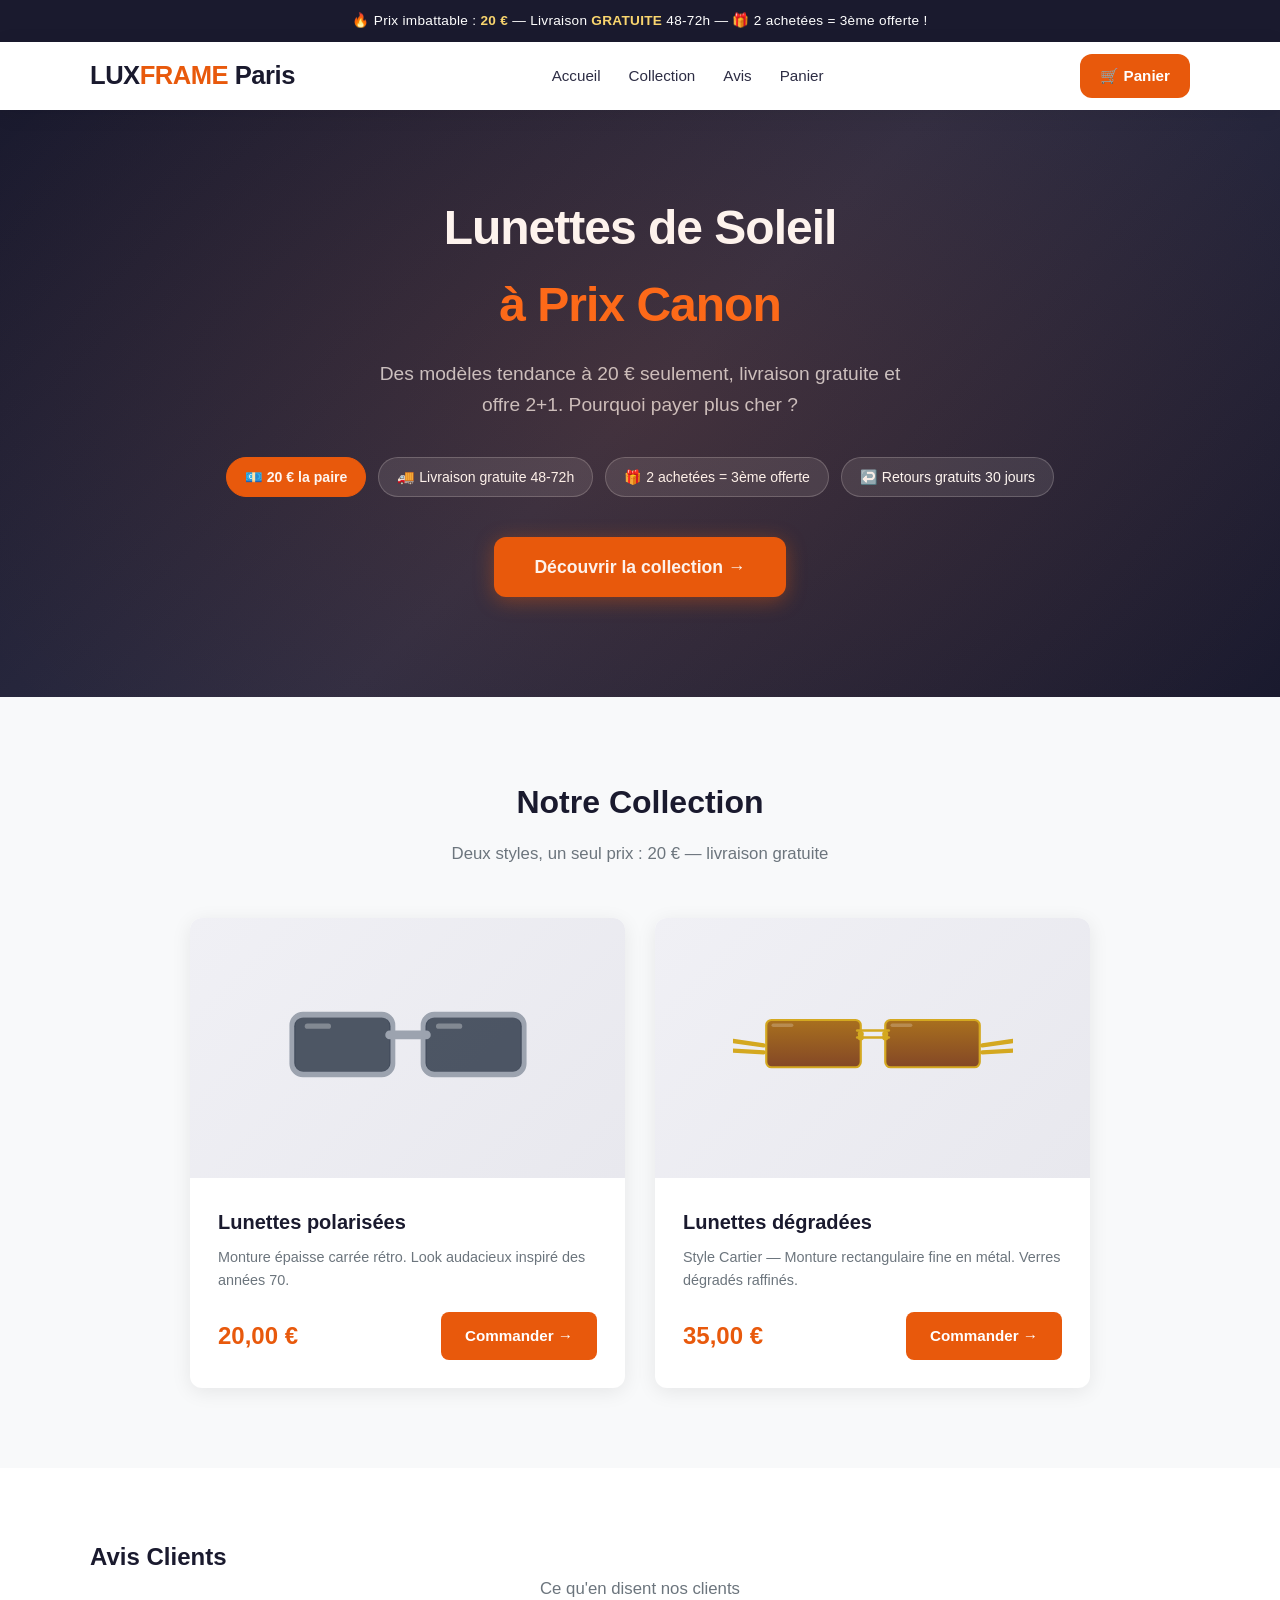
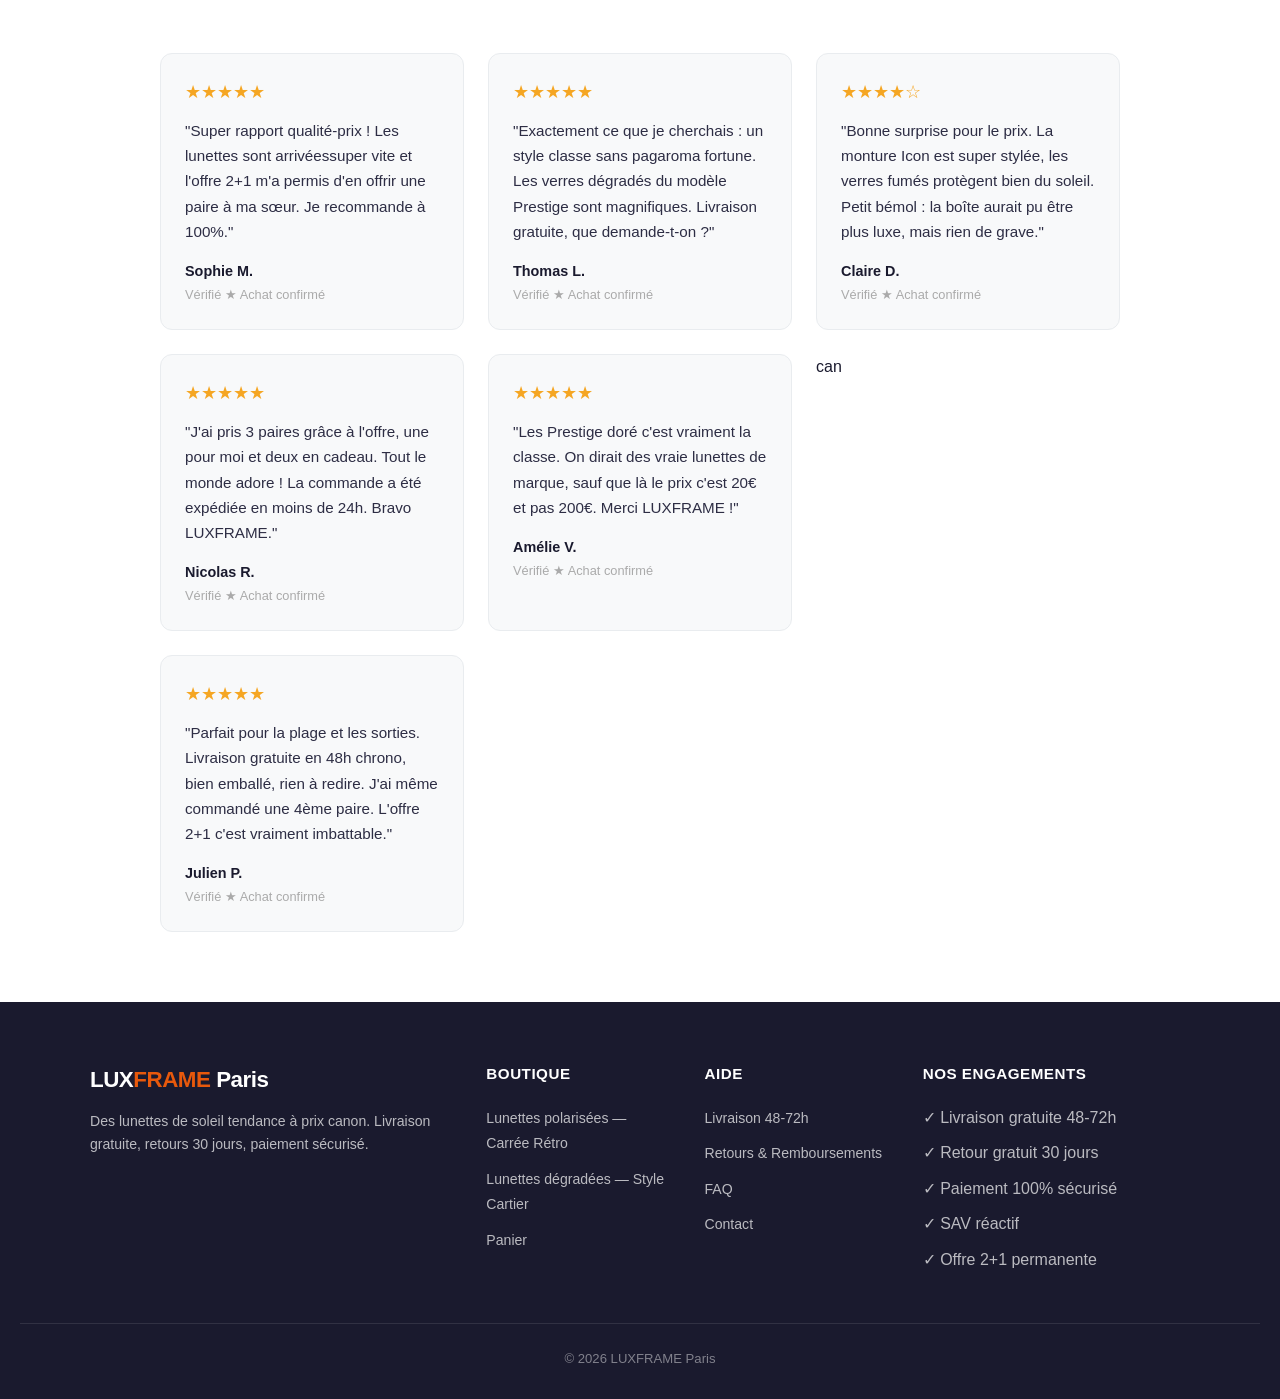
<file: index.html>
<!DOCTYPE html>
<html lang="fr">
<head>
  <meta charset="UTF-8">
  <meta name="viewport" content="width=device-width, initial-scale=1.0">
  <title>LUXFRAME Paris — Lunettes de Soleil</title>
  <link rel="stylesheet" href="styles.css">
</head>
<body>

  <!-- Bandeau Promo -->
  <div class="promo-bar">
    🔥 Prix imbattable : <span>20 €</span> — Livraison <span>GRATUITE</span> 48-72h — 🎁 2 achetées = 3ème offerte !
  </div>

  <!-- Header -->
  <header class="site-header">
    <div class="container">
      <a href="index.html" class="logo">LUX<span>FRAME</span> Paris</a>
      <nav>
        <ul class="nav-links">
          <li><a href="index.html">Accueil</a></li>
          <li><a href="index.html#collection">Collection</a></li>
          <li><a href="index.html#avis">Avis</a></li>
          <li><a href="panier.html">Panier</a></li>
        </ul>
      </nav>
      <a href="panier.html" class="cart-btn">
        🛒 Panier
        <span id="cart-badge" class="cart-badge hidden">0</span>
      </a>
    </div>
  </header>

  <!-- Hero -->
  <section class="hero">
    <div class="container">
      <h1>Lunettes de Soleil<br><span>à Prix Canon</span></h1>
      <p>Des modèles tendance à 20 € seulement, livraison gratuite et offre 2+1. Pourquoi payer plus cher ?</p>
      <div class="hero-badges">
        <span class="badge highlight">💶 20 € la paire</span>
        <span class="badge">🚚 Livraison gratuite 48-72h</span>
        <span class="badge">🎁 2 achetées = 3ème offerte</span>
        <span class="badge">↩️ Retours gratuits 30 jours</span>
      </div>
      <a href="#collection" class="hero-cta">Découvrir la collection →</a>
    </div>
  </section>

  <!-- Collection -->
  <section class="section" id="collection">
    <div class="container">
      <h2>Notre Collection</h2>
      <p class="section-subtitle">Deux styles, un seul prix : 20 € — livraison gratuite</p>
      <div class="product-grid">

        <!-- Carte Icon -->
        <div class="product-card">
          <div class="product-card-visual">
            <svg width="280" height="160" viewBox="0 0 320 180" xmlns="http://www.w3.org/2000/svg">
              <rect x="28" y="52" width="114" height="68" rx="12" ry="12" fill="none" stroke="#9ca3af" stroke-width="7"/>
              <rect x="178" y="52" width="114" height="68" rx="12" ry="12" fill="none" stroke="#9ca3af" stroke-width="7"/>
              <rect x="30" y="55" width="110" height="62" rx="10" ry="10" fill="#374151" opacity="0.88"/>
              <rect x="180" y="55" width="110" height="62" rx="10" ry="10" fill="#374151" opacity="0.88"/>
              <rect x="134" y="70" width="52" height="10" rx="5" ry="5" fill="#9ca3af"/>
              <rect x="42" y="62" width="30" height="6" rx="3" ry="3" fill="white" opacity="0.3"/>
              <rect x="192" y="62" width="30" height="6" rx="3" ry="3" fill="white" opacity="0.3"/>
            </svg>
          </div>
          <div class="product-card-info">
            <h3>Lunettes polarisées</h3>
            <p>Monture épaisse carrée rétro. Look audacieux inspiré des années 70.</p>
            <div class="product-card-footer">
              <span class="price-tag">20,00 €</span>
              <a href="produit-icon.html" class="btn-primary">Commander →</a>
            </div>
          </div>
        </div>

        <!-- Carte Prestige -->
        <div class="product-card">
          <div class="product-card-visual">
            <svg width="280" height="160" viewBox="0 0 320 180" xmlns="http://www.w3.org/2000/svg">
              <defs>
                <linearGradient id="hero-grad" x1="0%" y1="0%" x2="0%" y2="100%">
                  <stop offset="0%" stop-color="#a16207"/>
                  <stop offset="100%" stop-color="#78350f"/>
                </linearGradient>
              </defs>
              <line x1="35" y1="87" x2="0" y2="82" stroke="#d4a820" stroke-width="5" stroke-linecap="round"/>
              <line x1="35" y1="95" x2="0" y2="93" stroke="#d4a820" stroke-width="5" stroke-linecap="round"/>
              <line x1="285" y1="87" x2="320" y2="82" stroke="#d4a820" stroke-width="5" stroke-linecap="round"/>
              <line x1="285" y1="95" x2="320" y2="93" stroke="#d4a820" stroke-width="5" stroke-linecap="round"/>
              <rect x="38" y="58" width="108" height="54" rx="6" ry="6" fill="url(#hero-grad)" opacity="0.9"/>
              <rect x="174" y="58" width="108" height="54" rx="6" ry="6" fill="url(#hero-grad)" opacity="0.9"/>
              <rect x="38" y="58" width="108" height="54" rx="6" ry="6" fill="none" stroke="#d4a820" stroke-width="2.5"/>
              <rect x="174" y="58" width="108" height="54" rx="6" ry="6" fill="none" stroke="#d4a820" stroke-width="2.5"/>
              <line x1="142" y1="70" x2="178" y2="70" stroke="#d4a820" stroke-width="3" stroke-linecap="round"/>
              <line x1="142" y1="78" x2="178" y2="78" stroke="#d4a820" stroke-width="3" stroke-linecap="round"/>
              <circle cx="146" cy="74" r="3.5" fill="#d4a820"/>
              <circle cx="174" cy="74" r="3.5" fill="#d4a820"/>
              <circle cx="146" cy="78" r="3.5" fill="#d4a820"/>
              <circle cx="174" cy="78" r="3.5" fill="#d4a820"/>
              <rect x="44" y="62" width="25" height="4" rx="2" ry="2" fill="white" opacity="0.22"/>
              <rect x="180" y="62" width="25" height="4" rx="2" ry="2" fill="white" opacity="0.22"/>
            </svg>
          </div>
          <div class="product-card-info">
            <h3>Lunettes dégradées</h3>
            <p>Style Cartier — Monture rectangulaire fine en métal. Verres dégradés raffinés.</p>
            <div class="product-card-footer">
              <span class="price-tag">35,00 €</span>
              <a href="produit-cartier.html" class="btn-primary">Commander →</a>
            </div>
          </div>
        </div>

      </div>
    </div>
  </section>

  <!-- Avis Clients -->
  <section class="reviews-section" id="avis">
    <div class="container">
      <h2>Avis Clients</h2>
      <p class="section-subtitle">Ce qu'en disent nos clients</p>

      

      <div class="reviews-grid">

        <div class="review-card">
          <div class="review-stars">★★★★★</div>
          <div class="review-text">"Super rapport qualité-prix ! Les lunettes sont arrivéessuper vite et l'offre 2+1 m'a permis d'en offrir une paire à ma sœur. Je recommande à 100%."</div>
          <div class="review-author">Sophie M.</div>
          <div class="review-date">Vérifié ★ Achat confirmé</div>
        </div>

        <div class="review-card">
          <div class="review-stars">★★★★★</div>
          <div class="review-text">"Exactement ce que je cherchais : un style classe sans pagaroma fortune. Les verres dégradés du modèle Prestige sont magnifiques. Livraison gratuite, que demande-t-on ?"</div>
          <div class="review-author">Thomas L.</div>
          <div class="review-date">Vérifié ★ Achat confirmé</div>
        </div>

        <div class="review-card">
          <div class="review-stars">★★★★☆</div>
          <div class="review-text">"Bonne surprise pour le prix. La monture Icon est super stylée, les verres fumés protègent bien du soleil. Petit bémol : la boîte aurait pu être plus luxe, mais rien de grave."</div>
          <div class="review-author">Claire D.</div>
          <div class="review-date">Vérifié ★ Achat confirmé</div>
        </div>

        <div class="review-card">
          <div class="review-stars">★★★★★</div>
          <div class="review-text">"J'ai pris 3 paires grâce à l'offre, une pour moi et deux en cadeau. Tout le monde adore ! La commande a été expédiée en moins de 24h. Bravo LUXFRAME."</div>
          <div class="review-author">Nicolas R.</div>
          <div class="review-date">Vérifié ★ Achat confirmé</div>
        </div>

        <div class="review-card">
          <div class="review-stars">★★★★★</div>
          <div class="review-text">"Les Prestige doré c'est vraiment la classe. On dirait des vraie lunettes de marque, sauf que là le prix c'est 20€ et pas 200€. Merci LUXFRAME !"</div>
          <div class="review-author">Amélie V.</div>
          <div class="review-date">Vérifié ★ Achat confirmé</div>
        </div>
can
        <div class="review-card">
          <div class="review-stars">★★★★★</div>
          <div class="review-text">"Parfait pour la plage et les sorties. Livraison gratuite en 48h chrono, bien emballé, rien à redire. J'ai même commandé une 4ème paire. L'offre 2+1 c'est vraiment imbattable."</div>
          <div class="review-author">Julien P.</div>
          <div class="review-date">Vérifié ★ Achat confirmé</div>
        </div>

      </div>
    </div>
  </section>

  <!-- Footer -->
  <footer class="site-footer">
    <div class="footer-grid">
      <div class="footer-brand">
        <span class="logo">LUX<span>FRAME</span> Paris</span>
        <p>Des lunettes de soleil tendance à prix canon. Livraison gratuite, retours 30 jours, paiement sécurisé.</p>
        
      </div>
      <div class="footer-col">
        <h4>Boutique</h4>
        <ul>
          <li><a href="produit-icon.html">Lunettes polarisées — Carrée Rétro</a></li>
          <li><a href="produit-cartier.html">Lunettes dégradées — Style Cartier</a></li>
          <li><a href="panier.html">Panier</a></li>
        </ul>
      </div>
      <div class="footer-col">
        <h4>Aide</h4>
        <ul>
          <li><a href="#">Livraison 48-72h</a></li>
          <li><a href="#">Retours &amp; Remboursements</a></li>
          <li><a href="#">FAQ</a></li>
          <li><a href="#">Contact</a></li>
        </ul>
      </div>
      <div class="footer-col">
        <h4>Nos Engagements</h4>
        <ul>
          <li>✓ Livraison gratuite 48-72h</li>
          <li>✓ Retour gratuit 30 jours</li>
          <li>✓ Paiement 100% sécurisé</li>
          <li>✓ SAV réactif</li>
          <li>✓ Offre 2+1 permanente</li>
        </ul>
      </div>
    </div>
    <div class="footer-bottom">
      © 2026 LUXFRAME Paris
    </div>
  </footer>

  <script src="script.js"></script>
</body>
</html>
</file>
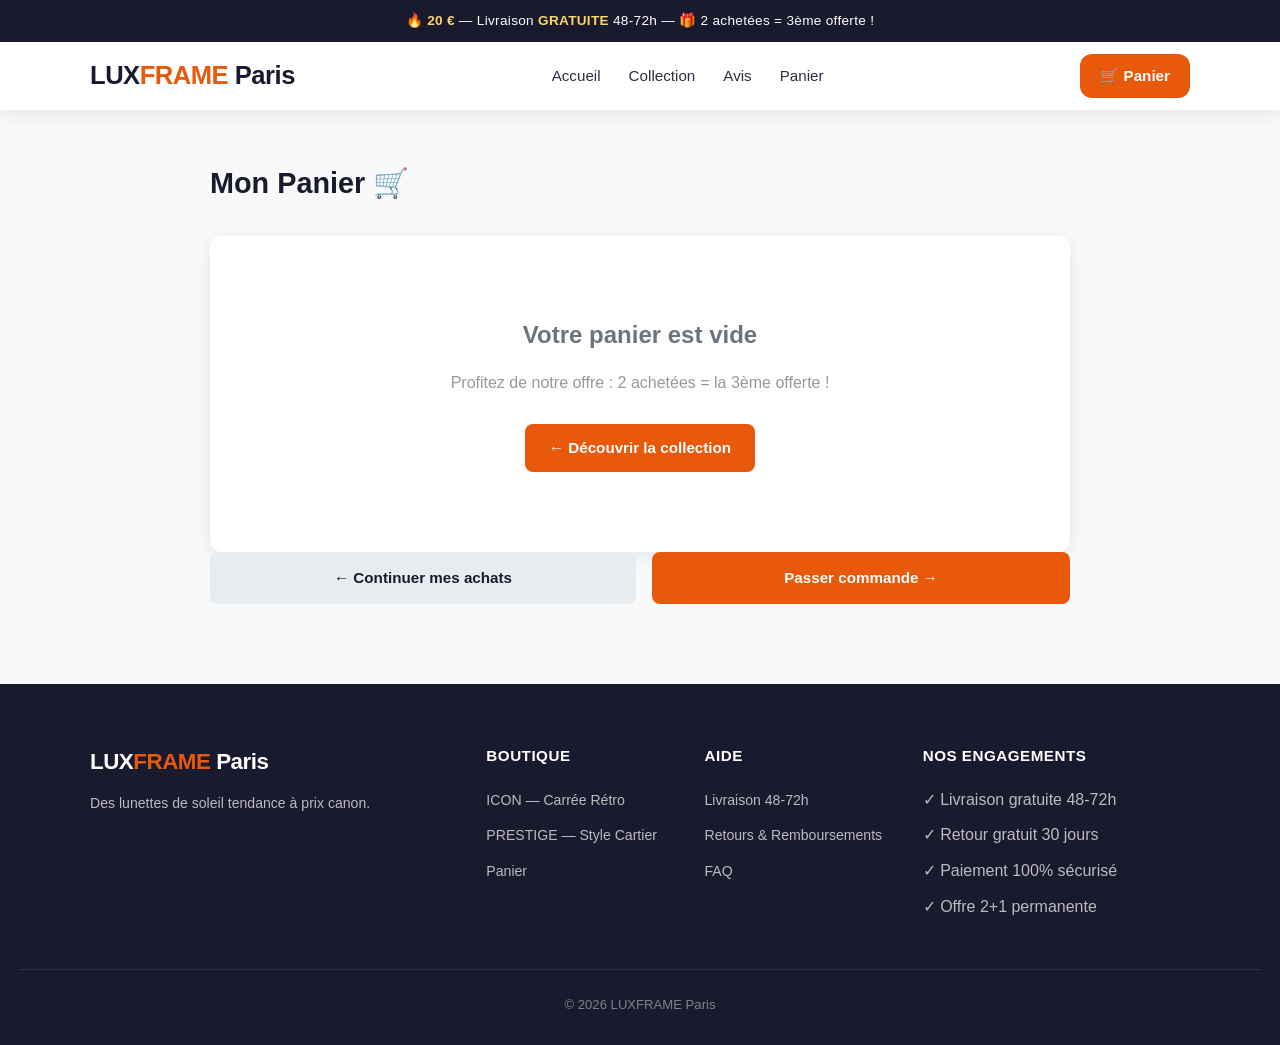
<file: commande.html>
<!DOCTYPE html>
<html lang="fr">
<head>
  <meta charset="UTF-8">
  <meta name="viewport" content="width=device-width, initial-scale=1.0">
  <title>Commander — LUXFRAME Paris</title>
  <link rel="stylesheet" href="styles.css">
</head>
<body>

  <div class="promo-bar">
    🔥 <span>20 €</span> — Livraison <span>GRATUITE</span> 48-72h — 🎁 2 achetées = 3ème offerte !
  </div>

  <header class="site-header">
    <div class="container">
      <a href="index.html" class="logo">LUX<span>FRAME</span> Paris</a>
      <nav>
        <ul class="nav-links">
          <li><a href="index.html">Accueil</a></li>
          <li><a href="index.html#collection">Collection</a></li>
          <li><a href="index.html#avis">Avis</a></li>
          <li><a href="panier.html">Panier</a></li>
        </ul>
      </nav>
      <a href="panier.html" class="cart-btn">
        🛒 Panier
        <span id="cart-badge" class="cart-badge hidden">0</span>
      </a>
    </div>
  </header>

  <main class="order-page">
    <div class="container">
      <div class="order-layout">

        <!-- Formulaire -->
        <div class="order-form">
          <h1>Finaliser la commande</h1>
          <form id="order-form" class="form-box" novalidate>

            <div class="form-row">
              <div class="form-field">
                <label for="prenom">Prénom *</label>
                <input type="text" id="prenom" name="prenom" placeholder="Marie" required>
              </div>
              <div class="form-field">
                <label for="nom">Nom *</label>
                <input type="text" id="nom" name="nom" placeholder="Dupont" required>
              </div>
            </div>

            <div class="form-field">
              <label for="email">Adresse e-mail *</label>
              <input type="email" id="email" name="email" placeholder="marie.dupont@email.com" required>
            </div>

            <div class="form-field">
              <label for="adresse">Adresse de livraison *</label>
              <input type="text" id="adresse" name="adresse" placeholder="12 rue des Lilas" required>
            </div>

            <div class="form-row">
              <div class="form-field">
                <label for="cp">Code postal *</label>
                <input type="text" id="cp" name="cp" placeholder="75001" maxlength="5" required>
              </div>
              <div class="form-field">
                <label for="ville">Ville *</label>
                <input type="text" id="ville" name="ville" placeholder="Paris" required>
              </div>
            </div>

            <div class="form-field">
              <label for="pays">Pays</label>
              <select id="pays" name="pays">
                <option value="FR" selected>France</option>
                <option value="BE">Belgique</option>
                <option value="CH">Suisse</option>
                <option value="LU">Luxembourg</option>
                <option value="CA">Canada</option>
                <option value="MC">Monaco</option>
              </select>
            </div>

            <button type="submit" class="btn-order">✅ Confirmer ma commande</button>

          </form>
        </div>

        <!-- Récap latéral -->
        <div class="order-summary">
          <h2>Récapitulatif</h2>
          <div class="order-items" id="order-recap-items"></div>

          <div class="summary-row">
            <span>Sous-total</span>
            <span id="order-subtotal">—</span>
          </div>
          <div class="summary-row" id="order-discount-row" style="display:none">
            <span>Offre 2+1</span>
            <span class="discount" id="order-discount-amount">—</span>
          </div>
          <div class="summary-row">
            <span>Livraison</span>
            <span class="free-ship">GRATUITE</span>
          </div>
          <div class="summary-row total">
            <span>Total</span>
            <span id="order-total-display">— €</span>
          </div>

          <div style="margin-top:20px;padding-top:16px;border-top:1px solid #e9ecef;">
            <p style="font-size:0.85rem;color:#888;margin-bottom:10px;">🔒 Paiement 100% sécurisé —SSL</p>
            <p style="font-size:0.85rem;color:#888;">🚚 Livraison 48-72h — gratuite</p>
          </div>
        </div>

      </div>
    </div>
  </main>

  <footer class="site-footer">
    <div class="footer-grid">
      <div class="footer-brand">
        <span class="logo">LUX<span>FRAME</span> Paris</span>
        <p>Des lunettes de soleil tendance à prix canon.</p>
        
      </div>
      <div class="footer-col">
        <h4>Boutique</h4>
        <ul>
          <li><a href="produit-icon.html">ICON — Carrée Rétro</a></li>
          <li><a href="produit-cartier.html">PRESTIGE — Style Cartier</a></li>
          <li><a href="panier.html">Panier</a></li>
        </ul>
      </div>
      <div class="footer-col">
        <h4>Aide</h4>
        <ul>
          <li><a href="#">Livraison 48-72h</a></li>
          <li><a href="#">Retours & Remboursements</a></li>
          <li><a href="#">FAQ</a></li>
        </ul>
      </div>
      <div class="footer-col">
        <h4>Nos Engagements</h4>
        <ul>
          <li>✓ Livraison gratuite 48-72h</li>
          <li>✓ Retour gratuit 30 jours</li>
          <li>✓ Paiement 100% sécurisé</li>
          <li>✓ Offre 2+1 permanente</li>
        </ul>
      </div>
    </div>
    <div class="footer-bottom">
      © 2026 LUXFRAME Paris
    </div>
  </footer>

  <script src="script.js"></script>
  <script>
    document.addEventListener('DOMContentLoaded', function() {
      initOrderPage();

      // Remplir le récapitulatif côté JS
      var cart = JSON.parse(localStorage.getItem('luxframe_cart') || '[]');
      var totalQty = cart.reduce(function(s,i){ return s+i.qty; }, 0);
      var freebies = Math.floor(totalQty / 3);
      var subtotal = totalQty * 20;
      var discount = freebies * 20;
      var total = subtotal - discount;

      var subtotalEl = document.getElementById('order-subtotal');
      if (subtotalEl) subtotalEl.textContent = subtotal.toFixed(2) + ' €';

      var discountRow = document.getElementById('order-discount-row');
      var discountAmt = document.getElementById('order-discount-amount');
      if (discount > 0) {
        if (discountRow) discountRow.style.display = '';
        if (discountAmt) discountAmt.textContent = '−' + discount.toFixed(2) + ' €';
      }

      // Validation simple du formulaire
      var form = document.getElementById('order-form');
      if (form) {
        form.addEventListener('submit', function(e) {
          var champs = ['prenom','nom','email','adresse','cp','ville'];
          var valid = true;
          champs.forEach(function(id) {
            var el = document.getElementById(id);
            if (el && !el.value.trim()) {
              el.classList.add('error');
              valid = false;
            } else if (el) {
              el.classList.remove('error');
            }
          });
          var email = document.getElementById('email');
          if (email && email.value && !/^[^\s@]+@[^\s@]+\.[^\s@]+$/.test(email.value)) {
            email.classList.add('error');
            valid = false;
          }
          if (!valid) {
            e.preventDefault();
            alert('Merci de remplir tous les champs obligatoires.');
          }
        });
      }
    });
  </script>
</body>
</html>
</file>
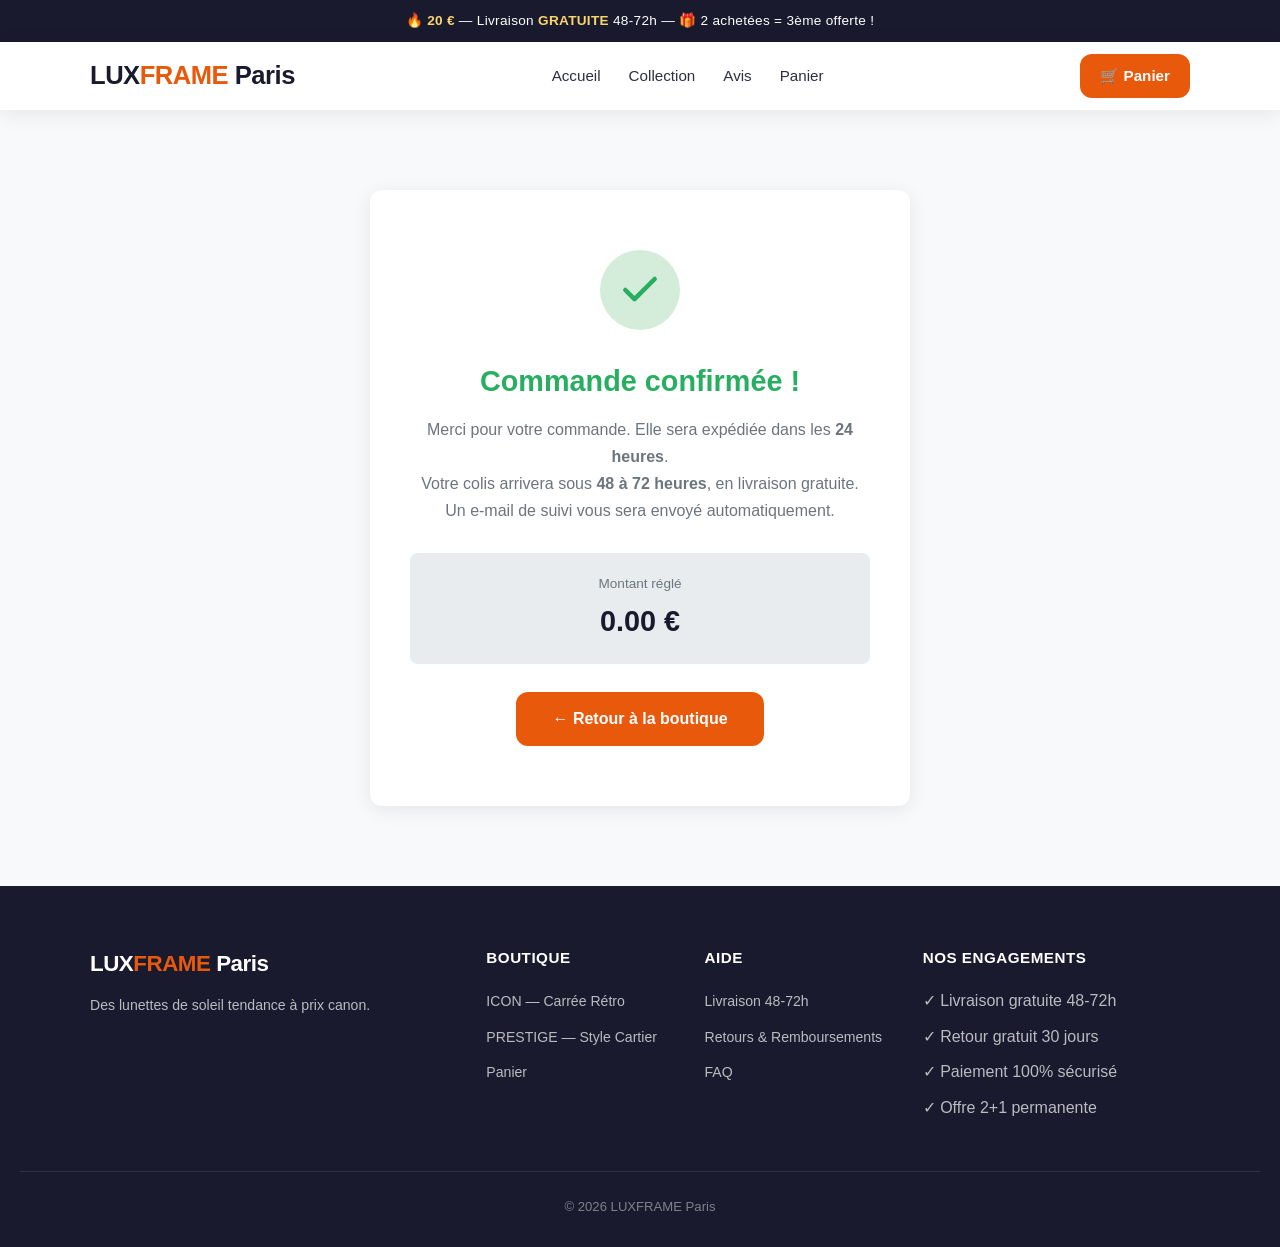
<file: confirmation.html>
<!DOCTYPE html>
<html lang="fr">
<head>
  <meta charset="UTF-8">
  <meta name="viewport" content="width=device-width, initial-scale=1.0">
  <title>Commande confirmée — LUXFRAME Paris</title>
  <link rel="stylesheet" href="styles.css">
</head>
<body>

  <div class="promo-bar">
    🔥 <span>20 €</span> — Livraison <span>GRATUITE</span> 48-72h — 🎁 2 achetées = 3ème offerte !
  </div>

  <header class="site-header">
    <div class="container">
      <a href="index.html" class="logo">LUX<span>FRAME</span> Paris</a>
      <nav>
        <ul class="nav-links">
          <li><a href="index.html">Accueil</a></li>
          <li><a href="index.html#collection">Collection</a></li>
          <li><a href="index.html#avis">Avis</a></li>
          <li><a href="panier.html">Panier</a></li>
        </ul>
      </nav>
      <a href="panier.html" class="cart-btn">
        🛒 Panier
        <span id="cart-badge" class="cart-badge hidden">0</span>
      </a>
    </div>
  </header>

  <main class="confirm-page">
    <div class="container">
      <div class="confirm-card">
        <div class="confirm-icon">
          <svg width="44" height="44" viewBox="0 0 24 24" fill="none" stroke="#27ae60" stroke-width="2.5" stroke-linecap="round" stroke-linejoin="round">
            <path d="M20 6L9 17l-5-5"/>
          </svg>
        </div>
        <h1>Commande confirmée !</h1>
        <p>
          Merci pour votre commande. Elle sera expédiée dans les <strong>24 heures</strong>.<br>
          Votre colis arrivera sous <strong>48 à 72 heures</strong>, en livraison gratuite.<br>
          Un e-mail de suivi vous sera envoyé automatiquement.
        </p>

        <div class="confirm-amount">
          <div class="label">Montant réglé</div>
          <div class="amount" id="confirm-amount">— €</div>
        </div>

        

        <a href="index.html" class="btn-primary" style="display:inline-block;padding:14px 36px;border-radius:12px;font-size:1rem;">
          ← Retour à la boutique
        </a>
      </div>
    </div>
  </main>

  <footer class="site-footer">
    <div class="footer-grid">
      <div class="footer-brand">
        <span class="logo">LUX<span>FRAME</span> Paris</span>
        <p>Des lunettes de soleil tendance à prix canon.</p>
        
      </div>
      <div class="footer-col">
        <h4>Boutique</h4>
        <ul>
          <li><a href="produit-icon.html">ICON — Carrée Rétro</a></li>
          <li><a href="produit-cartier.html">PRESTIGE — Style Cartier</a></li>
          <li><a href="panier.html">Panier</a></li>
        </ul>
      </div>
      <div class="footer-col">
        <h4>Aide</h4>
        <ul>
          <li><a href="#">Livraison 48-72h</a></li>
          <li><a href="#">Retours & Remboursements</a></li>
          <li><a href="#">FAQ</a></li>
        </ul>
      </div>
      <div class="footer-col">
        <h4>Nos Engagements</h4>
        <ul>
          <li>✓ Livraison gratuite 48-72h</li>
          <li>✓ Retour gratuit 30 jours</li>
          <li>✓ Paiement 100% sécurisé</li>
          <li>✓ Offre 2+1 permanente</li>
        </ul>
      </div>
    </div>
    <div class="footer-bottom">
      © 2026 LUXFRAME Paris
    </div>
  </footer>

  <script src="script.js"></script>
  <script>
    document.addEventListener('DOMContentLoaded', function() {
      initConfirmPage();
    });
  </script>
</body>
</html>
</file>
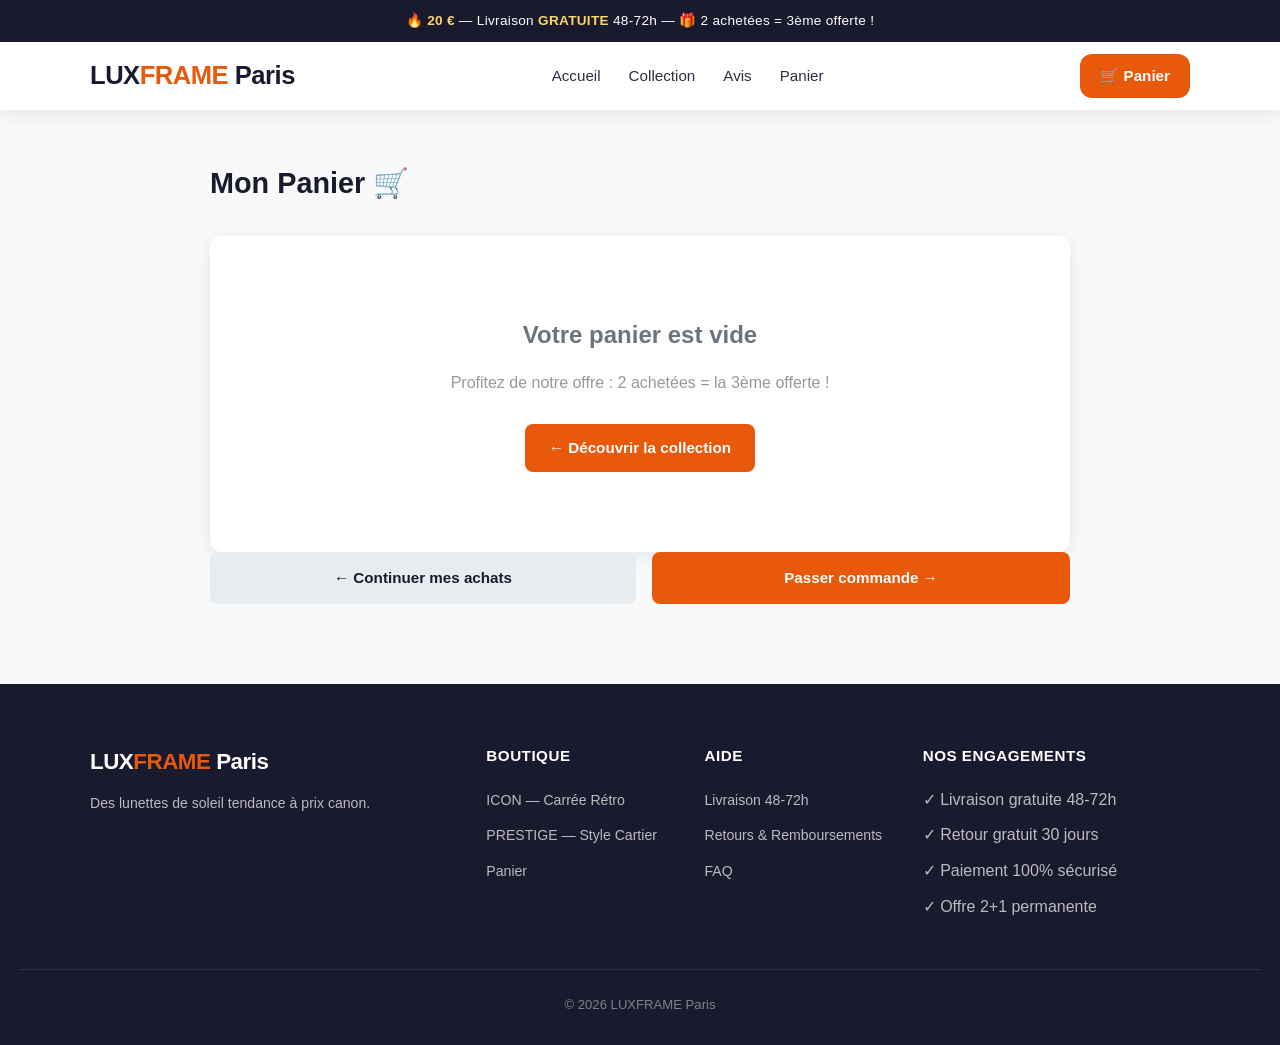
<file: panier.html>
<!DOCTYPE html>
<html lang="fr">
<head>
  <meta charset="UTF-8">
  <meta name="viewport" content="width=device-width, initial-scale=1.0">
  <title>Panier — LUXFRAME Paris</title>
  <link rel="stylesheet" href="styles.css">
</head>
<body>

  <div class="promo-bar">
    🔥 <span>20 €</span> — Livraison <span>GRATUITE</span> 48-72h — 🎁 2 achetées = 3ème offerte !
  </div>

  <header class="site-header">
    <div class="container">
      <a href="index.html" class="logo">LUX<span>FRAME</span> Paris</a>
      <nav>
        <ul class="nav-links">
          <li><a href="index.html">Accueil</a></li>
          <li><a href="index.html#collection">Collection</a></li>
          <li><a href="index.html#avis">Avis</a></li>
          <li><a href="panier.html">Panier</a></li>
        </ul>
      </nav>
      <a href="panier.html" class="cart-btn">
        🛒 Panier
        <span id="cart-badge" class="cart-badge hidden">0</span>
      </a>
    </div>
  </header>

  <main class="cart-page">
    <div class="container">
      <div class="cart-layout">
        <h1>Mon Panier 🛒</h1>

        <!-- Panier vide -->
        <div class="cart-empty" id="cart-empty" style="display:none">
          <h2>Votre panier est vide</h2>
          <p>Profitez de notre offre : 2 achetées = la 3ème offerte !</p>
          <a href="index.html" class="btn-primary" style="display:inline-block">← Découvrir la collection</a>
        </div>

        <!-- Articles -->
        <div class="cart-items" id="cart-items-container"></div>

        <!-- Résumé -->
        <div class="cart-summary" id="cart-summary">
          <div class="summary-row">
            <span>Sous-total (<span id="cart-qty-label">0</span> paires)</span>
            <span id="cart-subtotal">0,00 €</span>
          </div>
          <div class="summary-row" id="cart-discount" style="display:none">
            <span>🎁 Offre 2+1 (−<span id="cart-freebies">0</span> paires offertes)</span>
            <span class="discount" id="cart-discount-val">−0,00 €</span>
          </div>
          <div class="summary-row">
            <span>🚚 Livraison</span>
            <span class="free-ship">GRATUITE</span>
          </div>
          <div class="summary-row total">
            <span>Total à payer</span>
            <span id="cart-total">0,00 €</span>
          </div>
        </div>

        <!-- Actions -->
        <div class="cart-actions">
          <a href="index.html#collection" class="btn-secondary">← Continuer mes achats</a>
          <a href="commande.html" class="btn-primary" id="btn-checkout" style="flex:1;text-align:center;display:flex;align-items:center;justify-content:center;">Passer commande →</a>
        </div>

      </div>
    </div>
  </main>

  <footer class="site-footer">
    <div class="footer-grid">
      <div class="footer-brand">
        <span class="logo">LUX<span>FRAME</span> Paris</span>
        <p>Des lunettes de soleil tendance à prix canon.</p>
        
      </div>
      <div class="footer-col">
        <h4>Boutique</h4>
        <ul>
          <li><a href="produit-icon.html">ICON — Carrée Rétro</a></li>
          <li><a href="produit-cartier.html">PRESTIGE — Style Cartier</a></li>
          <li><a href="panier.html">Panier</a></li>
        </ul>
      </div>
      <div class="footer-col">
        <h4>Aide</h4>
        <ul>
          <li><a href="#">Livraison 48-72h</a></li>
          <li><a href="#">Retours & Remboursements</a></li>
          <li><a href="#">FAQ</a></li>
        </ul>
      </div>
      <div class="footer-col">
        <h4>Nos Engagements</h4>
        <ul>
          <li>✓ Livraison gratuite 48-72h</li>
          <li>✓ Retour gratuit 30 jours</li>
          <li>✓ Paiement 100% sécurisé</li>
          <li>✓ Offre 2+1 permanente</li>
        </ul>
      </div>
    </div>
    <div class="footer-bottom">
      © 2026 LUXFRAME Paris
    </div>
  </footer>

  <script src="script.js"></script>
  <script>
    document.addEventListener('DOMContentLoaded', function() {
      initCartPage();
    });
  </script>
</body>
</html>
</file>
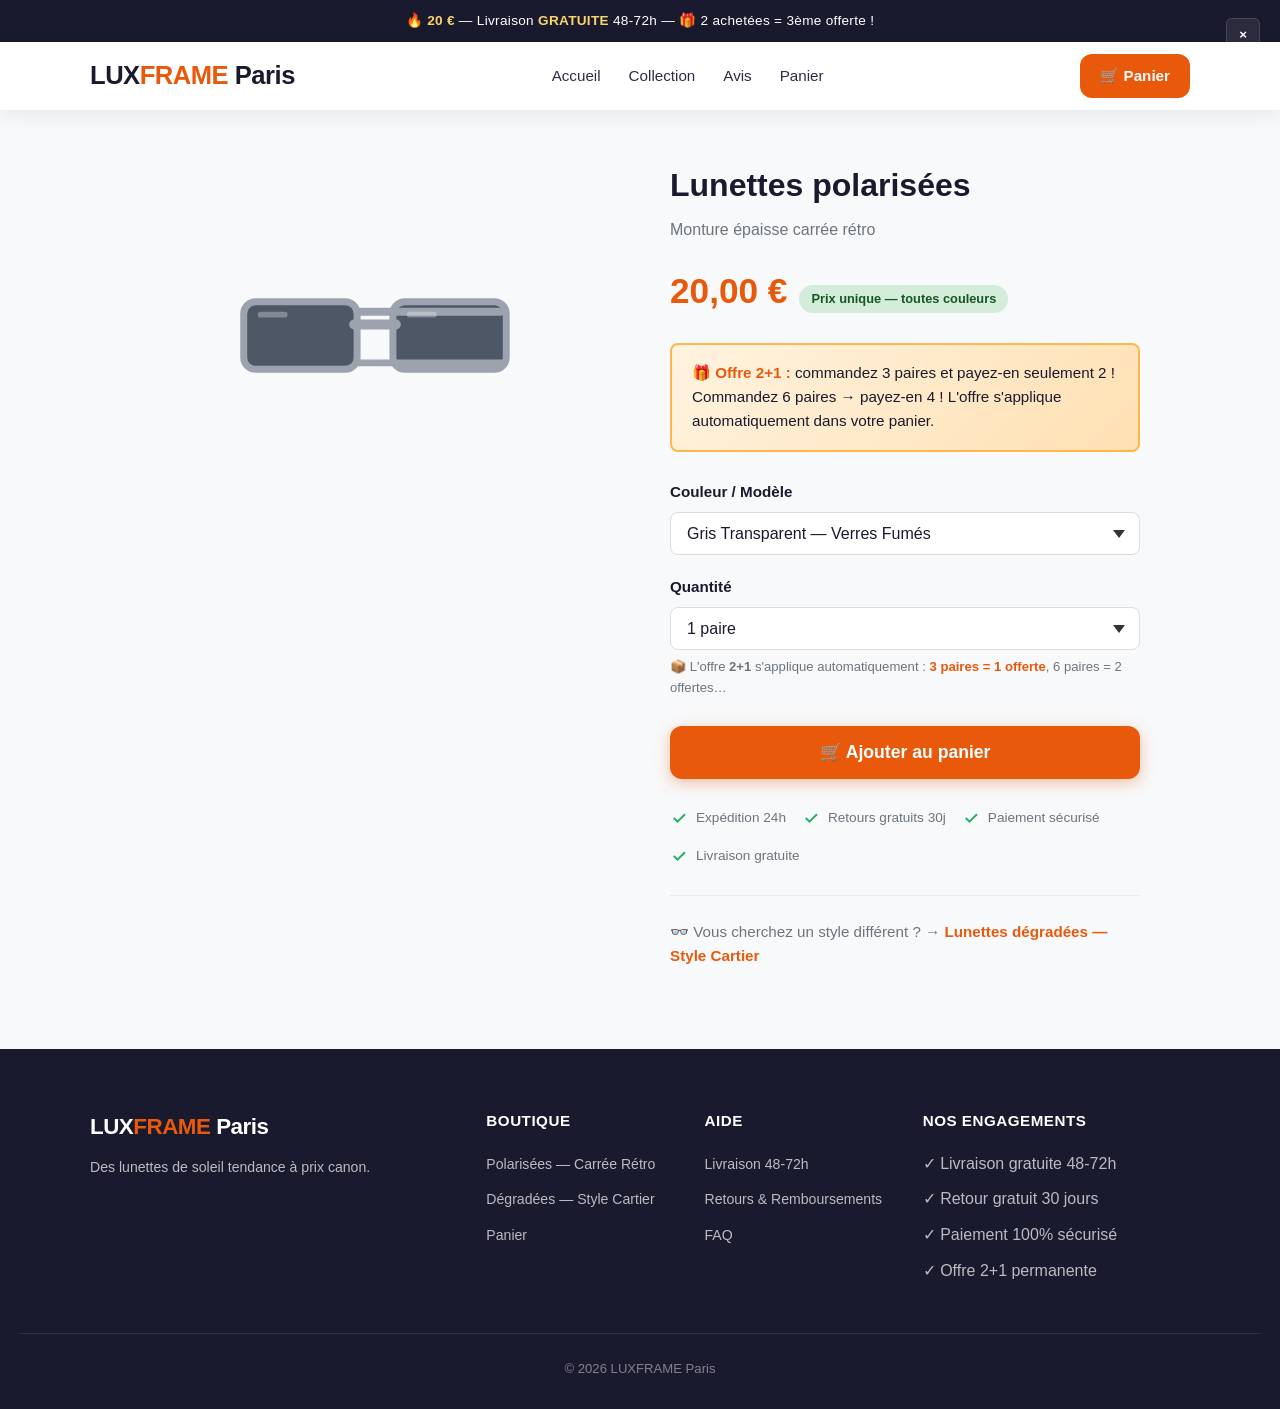
<file: produit-icon.html>
<!DOCTYPE html>
<html lang="fr">
<head>
  <meta charset="UTF-8">
  <meta name="viewport" content="width=device-width, initial-scale=1.0">
  <title>Dégradées — LUXFRAME Paris</title>
  <link rel="stylesheet" href="styles.css">
</head>
<body>

  <div class="promo-bar">
    🔥 <span>20 €</span> — Livraison <span>GRATUITE</span> 48-72h — 🎁 2 achetées = 3ème offerte !
  </div>

  <header class="site-header">
    <div class="container">
      <a href="index.html" class="logo">LUX<span>FRAME</span> Paris</a>
      <nav>
        <ul class="nav-links">
          <li><a href="index.html">Accueil</a></li>
          <li><a href="index.html#collection">Collection</a></li>
          <li><a href="index.html#avis">Avis</a></li>
          <li><a href="panier.html">Panier</a></li>
        </ul>
      </nav>
      <a href="panier.html" class="cart-btn">
        🛒 Panier
        <span id="cart-badge" class="cart-badge hidden">0</span>
      </a>
    </div>
  </header>

  <main class="product-page">
    <div class="container">
      <div class="product-layout">

        <!-- Visuel gauche -->
        <div class="product-visuel">
          <div id="product-svg-container"></div>
        </div>

        <!-- Détails droite -->
        <div class="product-details">
          <h1 id="product-name">Lunettes polarisées</h1>
          <p class="product-subtitle" id="product-subtitle">Monture épaisse carrée rétro</p>

          <div class="product-price-row">
            <span class="price-main">20,00 €</span>
            <span class="price-label">Prix unique — toutes couleurs</span>
          </div>

          <div class="offer-box">
            🎁 <strong>Offre 2+1 :</strong> commandez 3 paires et payez-en seulement 2 !<br>
            Commandez 6 paires → payez-en 4 ! L'offre s'applique automatiquement dans votre panier.
          </div>

          <!-- Sélecteur Couleur -->
          <div class="form-group">
            <label for="color-select">Couleur / Modèle</label>
            <select id="color-select"></select>
          </div>

          <!-- Sélecteur Quantité -->
          <div class="form-group">
            <label for="qty-select">Quantité</label>
            <select id="qty-select">
              <option value="1">1 paire</option>
              <option value="2">2 paires</option>
              <option value="3">3 paires <em>(1 offerte !)</em></option>
              <option value="4">4 paires</option>
              <option value="5">5 paires</option>
              <option value="6">6 paires <em>(2 offertes !)</em></option>
              <option value="7">7 paires</option>
              <option value="8">8 paires</option>
              <option value="9">9 paires <em>(3 offertes !)</em></option>
              <option value="10">10 paires</option>
            </select>
            <p class="qty-hint">📦 L'offre <strong>2+1</strong> s'applique automatiquement : <em>3 paires = 1 offerte</em>, 6 paires = 2 offertes…</p>
          </div>

          <button id="btn-add-to-cart" class="btn-add-cart">🛒 Ajouter au panier</button>

          <div class="reassurance">
            <div class="reassurance-item">
              <svg width="18" height="18" viewBox="0 0 24 24" fill="none" stroke="#27ae60" stroke-width="2.5"><path d="M5 12l5 5L20 7"/></svg>
              Expédition 24h
            </div>
            <div class="reassurance-item">
              <svg width="18" height="18" viewBox="0 0 24 24" fill="none" stroke="#27ae60" stroke-width="2.5"><path d="M5 12l5 5L20 7"/></svg>
              Retours gratuits 30j
            </div>
            <div class="reassurance-item">
              <svg width="18" height="18" viewBox="0 0 24 24" fill="none" stroke="#27ae60" stroke-width="2.5"><path d="M5 12l5 5L20 7"/></svg>
              Paiement sécurisé
            </div>
            <div class="reassurance-item">
              <svg width="18" height="18" viewBox="0 0 24 24" fill="none" stroke="#27ae60" stroke-width="2.5"><path d="M5 12l5 5L20 7"/></svg>
              Livraison gratuite
            </div>
          </div>

          <div class="other-model-link">
            👓 Vous cherchez un style différent ? → <a href="produit-cartier.html">Lunettes dégradées — Style Cartier</a>
          </div>

        </div>
      </div>
    </div>
  </main>

  <footer class="site-footer">
    <div class="footer-grid">
      <div class="footer-brand">
        <span class="logo">LUX<span>FRAME</span> Paris</span>
        <p>Des lunettes de soleil tendance à prix canon.</p>
        
      </div>
      <div class="footer-col">
        <h4>Boutique</h4>
        <ul>
          <li><a href="produit-icon.html">Polarisées — Carrée Rétro</a></li>
          <li><a href="produit-cartier.html">Dégradées — Style Cartier</a></li>
          <li><a href="panier.html">Panier</a></li>
        </ul>
      </div>
      <div class="footer-col">
        <h4>Aide</h4>
        <ul>
          <li><a href="#">Livraison 48-72h</a></li>
          <li><a href="#">Retours & Remboursements</a></li>
          <li><a href="#">FAQ</a></li>
        </ul>
      </div>
      <div class="footer-col">
        <h4>Nos Engagements</h4>
        <ul>
          <li>✓ Livraison gratuite 48-72h</li>
          <li>✓ Retour gratuit 30 jours</li>
          <li>✓ Paiement 100% sécurisé</li>
          <li>✓ Offre 2+1 permanente</li>
        </ul>
      </div>
    </div>
    <div class="footer-bottom">
      © 2026 LUXFRAME Paris
    </div>
  </footer>

  <script src="script.js"></script>
  <script>
    document.addEventListener('DOMContentLoaded', function() {
      initProductSelector('icon');
    });
  </script>
</body>
</html>
</file>
<file: styles.css>
/* ========================================
   LUXFRAME Paris — Styles Globaux
   ======================================== */

* {
  margin: 0;
  padding: 0;
  box-sizing: border-box;
}

:root {
  --primary: #e8590c;
  --primary-dark: #c74a08;
  --accent: #ff6b1a;
  --dark: #1a1a2e;
  --gray-dark: #2d2d44;
  --gray: #6c757d;
  --gray-light: #e9ecef;
  --bg: #f8f9fa;
  --white: #ffffff;
  --shadow: 0 4px 20px rgba(0,0,0,0.08);
  --shadow-hover: 0 8px 30px rgba(0,0,0,0.15);
  --radius: 12px;
  --radius-sm: 8px;
}

body {
  font-family: 'Segoe UI', 'Helvetica Neue', Arial, sans-serif;
  background: var(--bg);
  color: var(--dark);
  line-height: 1.6;
  min-height: 100vh;
  display: flex;
  flex-direction: column;
}

a { text-decoration: none; color: inherit; }
button { cursor: pointer; font-family: inherit; }
select { font-family: inherit; }
img { max-width: 100%; }

/* ── UTILITAIRES ── */
.container {
  max-width: 1140px;
  margin: 0 auto;
  padding: 0 20px;
}

.sr-only {
  position: absolute; width: 1px; height: 1px;
  padding: 0; margin: -1px; overflow: hidden;
  clip: rect(0,0,0,0); border: 0;
}

/* ── BANDEAU PROMO ── */
.promo-bar {
  background: var(--dark);
  color: var(--white);
  text-align: center;
  padding: 10px 20px;
  font-size: 0.85rem;
  letter-spacing: 0.3px;
}
.promo-bar span { color: #f9d56e; font-weight: 600; }

/* ── HEADER / NAV ── */
.site-header {
  background: var(--white);
  box-shadow: var(--shadow);
  position: sticky;
  top: 0;
  z-index: 100;
  padding: 0 20px;
}
.site-header .container {
  display: flex;
  align-items: center;
  justify-content: space-between;
  height: 68px;
}
.logo {
  font-size: 1.6rem;
  font-weight: 800;
  letter-spacing: -0.5px;
  color: var(--dark);
}
.logo span { color: var(--primary); }
.nav-links {
  display: flex;
  gap: 28px;
  list-style: none;
}
.nav-links a {
  font-weight: 500;
  font-size: 0.95rem;
  color: var(--gray-dark);
  transition: color 0.2s;
}
.nav-links a:hover { color: var(--primary); }

.cart-btn {
  display: flex;
  align-items: center;
  gap: 8px;
  background: var(--primary);
  color: var(--white);
  border: none;
  padding: 10px 20px;
  border-radius: var(--radius);
  font-weight: 600;
  font-size: 0.95rem;
  position: relative;
  transition: background 0.2s;
}
.cart-btn:hover { background: var(--primary-dark); }
.cart-badge {
  background: var(--white);
  color: var(--primary);
  font-size: 0.75rem;
  font-weight: 800;
  width: 20px; height: 20px;
  border-radius: 50%;
  display: flex;
  align-items: center;
  justify-content: center;
  position: absolute;
  top: -6px; right: -6px;
}
.cart-badge.hidden { display: none; }

/* ── HERO ── */
.hero {
  background: linear-gradient(135deg, #1a1a2e 0%, #2d2d44 50%, #1a1a2e 100%);
  color: var(--white);
  text-align: center;
  padding: 80px 20px 100px;
  position: relative;
  overflow: hidden;
}
.hero::before {
  content: '';
  position: absolute;
  top: -50%; left: -20%;
  width: 140%; height: 200%;
  background: radial-gradient(ellipse, rgba(232,89,12,0.12) 0%, transparent 60%);
  pointer-events: none;
}
.hero h1 {
  font-size: 3rem;
  font-weight: 800;
  letter-spacing: -1px;
  margin-bottom: 16px;
}
.hero h1 span { color: var(--accent); }
.hero p {
  font-size: 1.2rem;
  color: rgba(255,255,255,0.75);
  margin-bottom: 36px;
  max-width: 560px;
  margin-left: auto;
  margin-right: auto;
}
.hero-badges {
  display: flex;
  flex-wrap: wrap;
  gap: 12px;
  justify-content: center;
  margin-bottom: 40px;
}
.badge {
  display: inline-flex;
  align-items: center;
  gap: 6px;
  background: rgba(255,255,255,0.1);
  border: 1px solid rgba(255,255,255,0.2);
  padding: 8px 18px;
  border-radius: 50px;
  font-size: 0.88rem;
  font-weight: 500;
}
.badge.highlight {
  background: var(--primary);
  border-color: var(--primary);
  font-weight: 700;
}
.hero-cta {
  display: inline-flex;
  align-items: center;
  gap: 10px;
  background: var(--primary);
  color: var(--white);
  padding: 16px 40px;
  border-radius: var(--radius);
  font-size: 1.1rem;
  font-weight: 700;
  transition: all 0.3s;
  box-shadow: 0 4px 20px rgba(232,89,12,0.4);
}
.hero-cta:hover {
  background: var(--accent);
  transform: translateY(-2px);
  box-shadow: 0 8px 30px rgba(232,89,12,0.5);
}

/* ── SECTIONS ── */
.section {
  padding: 80px 20px;
}
.section h2 {
  font-size: 2rem;
  font-weight: 800;
  text-align: center;
  margin-bottom: 12px;
  color: var(--dark);
}
.section-subtitle {
  text-align: center;
  color: var(--gray);
  font-size: 1.05rem;
  margin-bottom: 50px;
}

/* ── GRILLE PRODUITS ACCUEIL ── */
.product-grid {
  display: grid;
  grid-template-columns: repeat(auto-fit, minmax(320px, 1fr));
  gap: 30px;
  max-width: 900px;
  margin: 0 auto;
}
.product-card {
  background: var(--white);
  border-radius: var(--radius);
  overflow: hidden;
  box-shadow: var(--shadow);
  transition: all 0.3s;
  display: flex;
  flex-direction: column;
}
.product-card:hover {
  box-shadow: var(--shadow-hover);
  transform: translateY(-4px);
}
.product-card-visual {
  background: linear-gradient(135deg, #f0f0f5, #e8e8ee);
  padding: 40px 30px;
  text-align: center;
  min-height: 260px;
  display: flex;
  align-items: center;
  justify-content: center;
}
.product-card-info {
  padding: 28px;
  flex: 1;
  display: flex;
  flex-direction: column;
}
.product-card-info h3 {
  font-size: 1.25rem;
  font-weight: 700;
  margin-bottom: 8px;
}
.product-card-info p {
  color: var(--gray);
  font-size: 0.9rem;
  margin-bottom: 20px;
  flex: 1;
}
.product-card-footer {
  display: flex;
  align-items: center;
  justify-content: space-between;
  margin-top: auto;
}
.price-tag {
  font-size: 1.5rem;
  font-weight: 800;
  color: var(--primary);
}
.btn-primary {
  background: var(--primary);
  color: var(--white);
  border: none;
  padding: 12px 24px;
  border-radius: var(--radius-sm);
  font-weight: 600;
  font-size: 0.95rem;
  transition: background 0.2s;
}
.btn-primary:hover { background: var(--primary-dark); }

/* ── PAGE PRODUIT ── */
.product-page {
  padding: 50px 20px 80px;
}
.product-layout {
  display: grid;
  grid-template-columns: 1fr 1fr;
  gap: 60px;
  max-width: 1000px;
  margin: 0 auto;
  align-items: start;
}
.product-visuel {
  background: transparent;
  border-radius: 0;
  padding: 0;
  text-align: center;
  min-height: 360px;
  display: flex;
  align-items: center;
  justify-content: center;
  position: relative;
}

/* Product image container and responsive photo sizing */
#product-svg-container {
  width: 100%;
  height: 100%;
  display: flex;
  align-items: center;
  justify-content: center;
}
.product-photo {
  width: 100%;
  height: 100%;
  max-width: 720px;
  max-height: 440px;
  object-fit: contain;
  border-radius: 0;
  display: block;
  cursor: zoom-in;
}
.product-photo:hover {
  cursor: zoom-in;
}
.image-magnifier-lens {
  position: absolute;
  width: 160px;
  height: 160px;
  border: 2px solid rgba(255,255,255,0.9);
  border-radius: 50%;
  box-shadow: 0 12px 30px rgba(0,0,0,0.25);
  pointer-events: none;
  background-repeat: no-repeat;
  background-position: center;
  background-size: 200%;
  display: none;
  z-index: 5;
}
.image-zoom-modal {
  position: fixed;
  inset: 0;
  display: none;
  align-items: center;
  justify-content: center;
  background: rgba(0,0,0,0.85);
  z-index: 9999;
}
.image-zoom-inner {
  max-width: 90vw;
  max-height: 90vh;
  overflow: hidden;
  position: relative;
  cursor: grab;
}
.image-zoom-inner img {
  display: block;
  user-select: none;
  -webkit-user-drag: none;
  transform-origin: center center;
  will-change: transform;
}
.image-zoom-close {
  position: fixed;
  top: 18px;
  right: 20px;
  background: rgba(255,255,255,0.08);
  border: 1px solid rgba(255,255,255,0.12);
  color: #fff;
  padding: 8px 12px;
  border-radius: 6px;
  font-weight: 600;
  z-index: 10000;
  cursor: pointer;
}

.image-zoom-inner img {
  display: block;
  user-select: none;
  -webkit-user-drag: none;
  transform-origin: center center;
  will-change: transform;
}
.image-zoom-close {
  position: fixed;
  top: 18px;
  right: 20px;
  background: rgba(255,255,255,0.08);
  border: 1px solid rgba(255,255,255,0.12);
  color: #fff;
  padding: 8px 12px;
  border-radius: 6px;
  font-weight: 600;
  z-index: 10000;
  cursor: pointer;
}
.product-details h1 {
  font-size: 2rem;
  font-weight: 800;
  margin-bottom: 6px;
}
.product-subtitle {
  color: var(--gray);
  margin-bottom: 20px;
  font-size: 1rem;
}
.product-price-row {
  display: flex;
  align-items: baseline;
  gap: 12px;
  margin-bottom: 24px;
}
.price-main {
  font-size: 2.2rem;
  font-weight: 800;
  color: var(--primary);
}
.price-label {
  background: #d4edda;
  color: #155724;
  padding: 4px 12px;
  border-radius: 20px;
  font-size: 0.8rem;
  font-weight: 600;
}
.offer-box {
  background: linear-gradient(135deg, #fff3e0, #ffe0b2);
  border: 2px solid #ffb74d;
  border-radius: var(--radius-sm);
  padding: 16px 20px;
  margin-bottom: 28px;
  font-size: 0.95rem;
}
.offer-box strong { color: var(--primary); }
.form-group {
  margin-bottom: 20px;
}
.form-group label {
  display: block;
  font-weight: 600;
  margin-bottom: 8px;
  font-size: 0.95rem;
}
.form-group select,
.form-group input[type="number"] {
  width: 100%;
  padding: 12px 16px;
  border: 1.5px solid #ddd;
  border-radius: var(--radius-sm);
  font-size: 1rem;
  background: var(--white);
  color: var(--dark);
  transition: border-color 0.2s;
  -webkit-appearance: none;
}
.form-group select {
  background-image: url("data:image/svg+xml,%3Csvg xmlns='http://www.w3.org/2000/svg' width='12' height='8' viewBox='0 0 12 8'%3E%3Cpath fill='%23333' d='M6 8L0 0h12z'/%3E%3C/svg%3E");
  background-repeat: no-repeat;
  background-position: right 14px center;
  padding-right: 36px;
}
.form-group select:focus,
.form-group input:focus {
  outline: none;
  border-color: var(--primary);
}
.qty-hint {
  font-size: 0.82rem;
  color: var(--gray);
  margin-top: 6px;
}
.qty-hint em { color: var(--primary); font-style: normal; font-weight: 600; }
.btn-add-cart {
  width: 100%;
  background: var(--primary);
  color: var(--white);
  border: none;
  padding: 16px;
  border-radius: var(--radius);
  font-size: 1.1rem;
  font-weight: 700;
  transition: all 0.3s;
  box-shadow: 0 4px 15px rgba(232,89,12,0.35);
  margin-top: 8px;
}
.btn-add-cart:hover {
  background: var(--accent);
  transform: translateY(-2px);
  box-shadow: 0 8px 25px rgba(232,89,12,0.45);
}
.reassurance {
  display: flex;
  gap: 16px;
  margin-top: 28px;
  flex-wrap: wrap;
}
.reassurance-item {
  display: flex;
  align-items: center;
  gap: 8px;
  font-size: 0.85rem;
  color: var(--gray);
  font-weight: 500;
}
.reassurance-item svg { flex-shrink: 0; }
.other-model-link {
  margin-top: 28px;
  padding-top: 24px;
  border-top: 1px solid var(--gray-light);
  font-size: 0.95rem;
  color: var(--gray);
}
.other-model-link a { color: var(--primary); font-weight: 600; }
.other-model-link a:hover { text-decoration: underline; }

/* ── PANIER ── */
.cart-page {
  padding: 50px 20px 80px;
  flex: 1;
}
.cart-layout {
  max-width: 860px;
  margin: 0 auto;
}
.cart-layout h1 {
  font-size: 1.8rem;
  font-weight: 800;
  margin-bottom: 30px;
}
.cart-empty {
  text-align: center;
  padding: 80px 20px;
  background: var(--white);
  border-radius: var(--radius);
  box-shadow: var(--shadow);
}
.cart-empty h2 { color: var(--gray); margin-bottom: 16px; }
.cart-empty p { color: #999; margin-bottom: 28px; }
.cart-items { display: flex; flex-direction: column; gap: 16px; margin-bottom: 24px; }
.cart-item {
  display: grid;
  grid-template-columns: 90px 1fr auto auto;
  gap: 20px;
  align-items: center;
  background: var(--white);
  border-radius: var(--radius);
  padding: 20px 24px;
  box-shadow: 0 2px 10px rgba(0,0,0,0.05);
}
.cart-item-visual {
  width: 90px; height: 60px;
  background: var(--gray-light);
  border-radius: var(--radius-sm);
  display: flex; align-items: center; justify-content: center;
}
.cart-item-info h3 { font-size: 1rem; font-weight: 700; margin-bottom: 4px; }
.cart-item-info .color-label { font-size: 0.85rem; color: var(--gray); }
.cart-item-qty { font-weight: 600; color: var(--gray-dark); min-width: 40px; text-align: center; }
.cart-item-price { font-weight: 700; color: var(--primary); min-width: 70px; text-align: right; }
.btn-remove {
  background: none;
  border: none;
  color: #aaa;
  font-size: 1.4rem;
  padding: 4px 10px;
  border-radius: 4px;
  transition: color 0.2s, background 0.2s;
}
.btn-remove:hover { color: #e74; background: #fde8e8; }
.cart-summary {
  background: var(--white);
  border-radius: var(--radius);
  padding: 28px;
  box-shadow: var(--shadow);
  margin-bottom: 20px;
}
.summary-row {
  display: flex;
  justify-content: space-between;
  padding: 10px 0;
  font-size: 1rem;
  border-bottom: 1px solid var(--gray-light);
}
.summary-row:last-of-type { border-bottom: none; }
.summary-row.total {
  font-size: 1.3rem;
  font-weight: 800;
  color: var(--dark);
  padding-top: 16px;
  margin-top: 8px;
  border-top: 2px solid var(--dark);
}
.summary-row .discount {
  color: #27ae60;
  font-weight: 700;
}
.summary-row .free-ship {
  color: #27ae60;
  font-weight: 600;
}
.cart-actions {
  display: flex;
  gap: 16px;
  flex-wrap: wrap;
}
.btn-secondary {
  background: var(--gray-light);
  color: var(--dark);
  border: none;
  padding: 14px 28px;
  border-radius: var(--radius-sm);
  font-weight: 600;
  font-size: 0.95rem;
  transition: background 0.2s;
  flex: 1;
  text-align: center;
}
.btn-secondary:hover { background: #d0d3d8; }

/* ── COMMANDE ── */
.order-page {
  padding: 50px 20px 80px;
  flex: 1;
}
.order-layout {
  display: grid;
  grid-template-columns: 1fr 380px;
  gap: 40px;
  max-width: 960px;
  margin: 0 auto;
  align-items: start;
}
.order-form h1 {
  font-size: 1.8rem;
  font-weight: 800;
  margin-bottom: 30px;
}
.form-box {
  background: var(--white);
  border-radius: var(--radius);
  padding: 30px;
  box-shadow: var(--shadow);
}
.form-row {
  display: grid;
  grid-template-columns: 1fr 1fr;
  gap: 16px;
}
.form-field {
  margin-bottom: 18px;
}
.form-field label {
  display: block;
  font-weight: 600;
  margin-bottom: 6px;
  font-size: 0.9rem;
}
.form-field input,
.form-field select {
  width: 100%;
  padding: 12px 14px;
  border: 1.5px solid #ddd;
  border-radius: var(--radius-sm);
  font-size: 0.95rem;
  transition: border-color 0.2s;
  font-family: inherit;
}
.form-field input:focus,
.form-field select:focus {
  outline: none;
  border-color: var(--primary);
}
.form-field input.error { border-color: #e74; }
.order-summary {
  background: var(--white);
  border-radius: var(--radius);
  padding: 28px;
  box-shadow: var(--shadow);
  position: sticky;
  top: 90px;
}
.order-summary h2 {
  font-size: 1.2rem;
  font-weight: 700;
  margin-bottom: 20px;
  padding-bottom: 16px;
  border-bottom: 1px solid var(--gray-light);
}
.order-items { margin-bottom: 20px; }
.order-item {
  display: flex;
  justify-content: space-between;
  font-size: 0.9rem;
  padding: 6px 0;
  color: var(--gray-dark);
}
.btn-order {
  width: 100%;
  background: var(--primary);
  color: var(--white);
  border: none;
  padding: 16px;
  border-radius: var(--radius);
  font-size: 1.05rem;
  font-weight: 700;
  transition: background 0.2s;
  margin-top: 16px;
}
.btn-order:hover { background: var(--primary-dark); }

/* ── CONFIRMATION ── */
.confirm-page {
  padding: 80px 20px;
  flex: 1;
  text-align: center;
}
.confirm-card {
  max-width: 540px;
  margin: 0 auto;
  background: var(--white);
  border-radius: var(--radius);
  padding: 60px 40px;
  box-shadow: var(--shadow);
}
.confirm-icon {
  width: 80px; height: 80px;
  background: #d4edda;
  border-radius: 50%;
  display: flex;
  align-items: center;
  justify-content: center;
  margin: 0 auto 28px;
}
.confirm-card h1 { font-size: 1.8rem; font-weight: 800; margin-bottom: 12px; color: #27ae60; }
.confirm-card p { color: var(--gray); margin-bottom: 28px; line-height: 1.7; }
.confirm-amount {
  background: var(--gray-light);
  border-radius: var(--radius-sm);
  padding: 20px;
  margin-bottom: 28px;
}
.confirm-amount .amount { font-size: 1.8rem; font-weight: 800; color: var(--dark); }
.confirm-amount .label { font-size: 0.85rem; color: var(--gray); margin-bottom: 4px; }
.demo-notice {
  background: #fff3cd;
  border: 1px solid #ffc107;
  border-radius: var(--radius-sm);
  padding: 14px 18px;
  margin-bottom: 28px;
  font-size: 0.88rem;
  color: #856404;
  text-align: left;
}

/* ── AVIS CLIENTS ── */
.reviews-section {
  background: var(--white);
  padding: 70px 20px;
}
.reviews-grid {
  display: grid;
  grid-template-columns: repeat(auto-fill, minmax(300px, 1fr));
  gap: 24px;
  max-width: 960px;
  margin: 0 auto;
}
.review-card {
  background: var(--bg);
  border: 1px solid var(--gray-light);
  border-radius: var(--radius);
  padding: 24px;
  position: relative;
}

.review-stars { color: #f5a623; font-size: 1.1rem; margin-bottom: 12px; }
.review-text { font-size: 0.95rem; color: var(--gray-dark); margin-bottom: 16px; line-height: 1.65; }
.review-author { font-weight: 600; font-size: 0.9rem; color: var(--dark); }
.review-date { font-size: 0.8rem; color: #aaa; margin-top: 2px; }

/* ── FOOTER ── */
.site-footer {
  background: var(--dark);
  color: rgba(255,255,255,0.7);
  padding: 60px 20px 30px;
  margin-top: auto;
}
.footer-grid {
  display: grid;
  grid-template-columns: 2fr 1fr 1fr 1.5fr;
  gap: 40px;
  max-width: 1100px;
  margin: 0 auto 40px;
}
.footer-brand .logo { font-size: 1.4rem; color: var(--white); margin-bottom: 12px; display: block; }
.footer-brand p { font-size: 0.88rem; line-height: 1.6; }
.footer-col h4 {
  color: var(--white);
  font-size: 0.95rem;
  font-weight: 700;
  margin-bottom: 18px;
  text-transform: uppercase;
  letter-spacing: 0.5px;
}
.footer-col ul { list-style: none; }
.footer-col li { margin-bottom: 10px; }
.footer-col li a { font-size: 0.88rem; transition: color 0.2s; }
.footer-col li a:hover { color: var(--primary); }
.footer-bottom {
  border-top: 1px solid rgba(255,255,255,0.1);
  padding-top: 24px;
  text-align: center;
  font-size: 0.82rem;
  color: rgba(255,255,255,0.45);
}


/* ── RESPONSIVE ── */
@media (max-width: 768px) {
  .nav-links { display: none; }
  .hero h1 { font-size: 2.2rem; }
  .hero-badges { gap: 8px; }
  .badge { font-size: 0.78rem; padding: 6px 12px; }
  .product-layout { grid-template-columns: 1fr; gap: 30px; }
  .product-visuel { min-height: 280px; }
  .order-layout { grid-template-columns: 1fr; }
  .order-summary { position: static; }
  .footer-grid { grid-template-columns: 1fr 1fr; gap: 28px; }
  .form-row { grid-template-columns: 1fr; }
  .cart-item { grid-template-columns: 70px 1fr auto; }
  .cart-item-qty, .cart-item-price { display: none; }
}
@media (max-width: 480px) {
  .hero { padding: 50px 16px 70px; }
  .hero h1 { font-size: 1.8rem; }
  .footer-grid { grid-template-columns: 1fr; }
  .cart-actions { flex-direction: column; }
}
</file>
